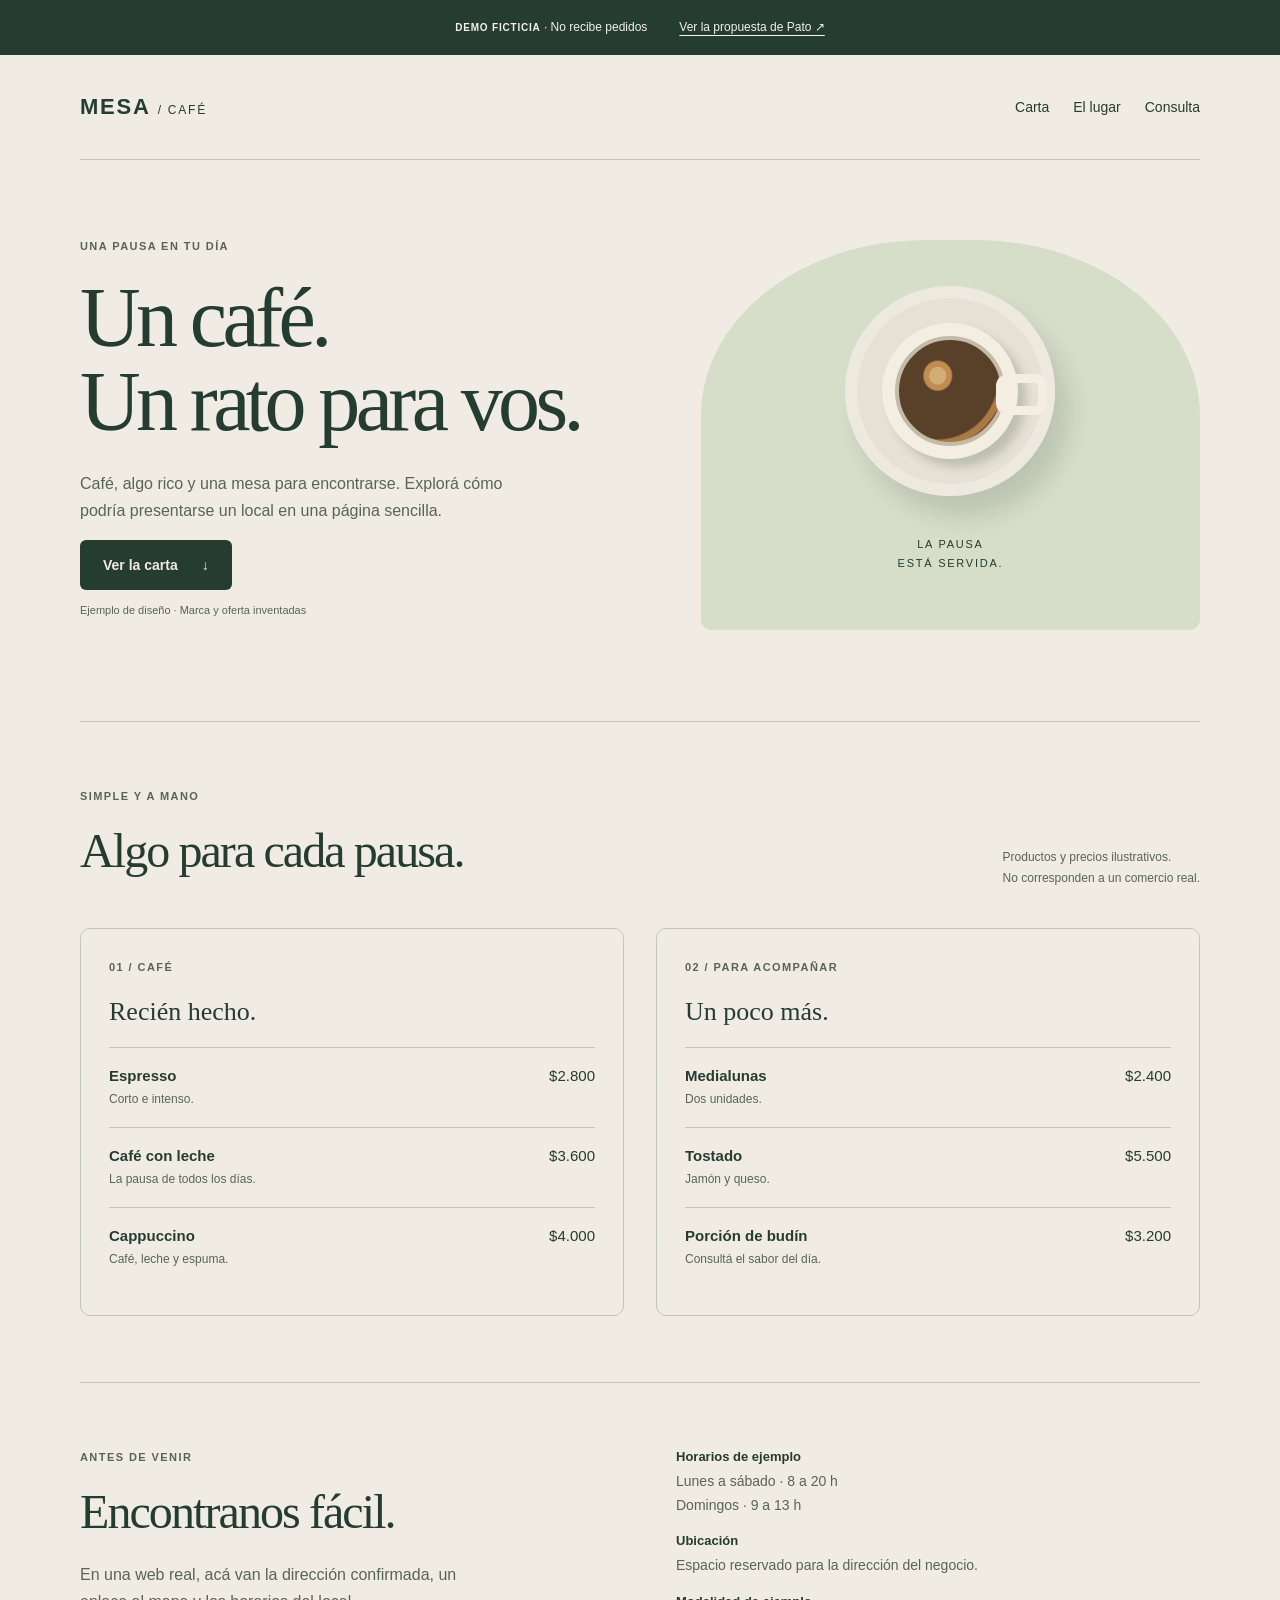
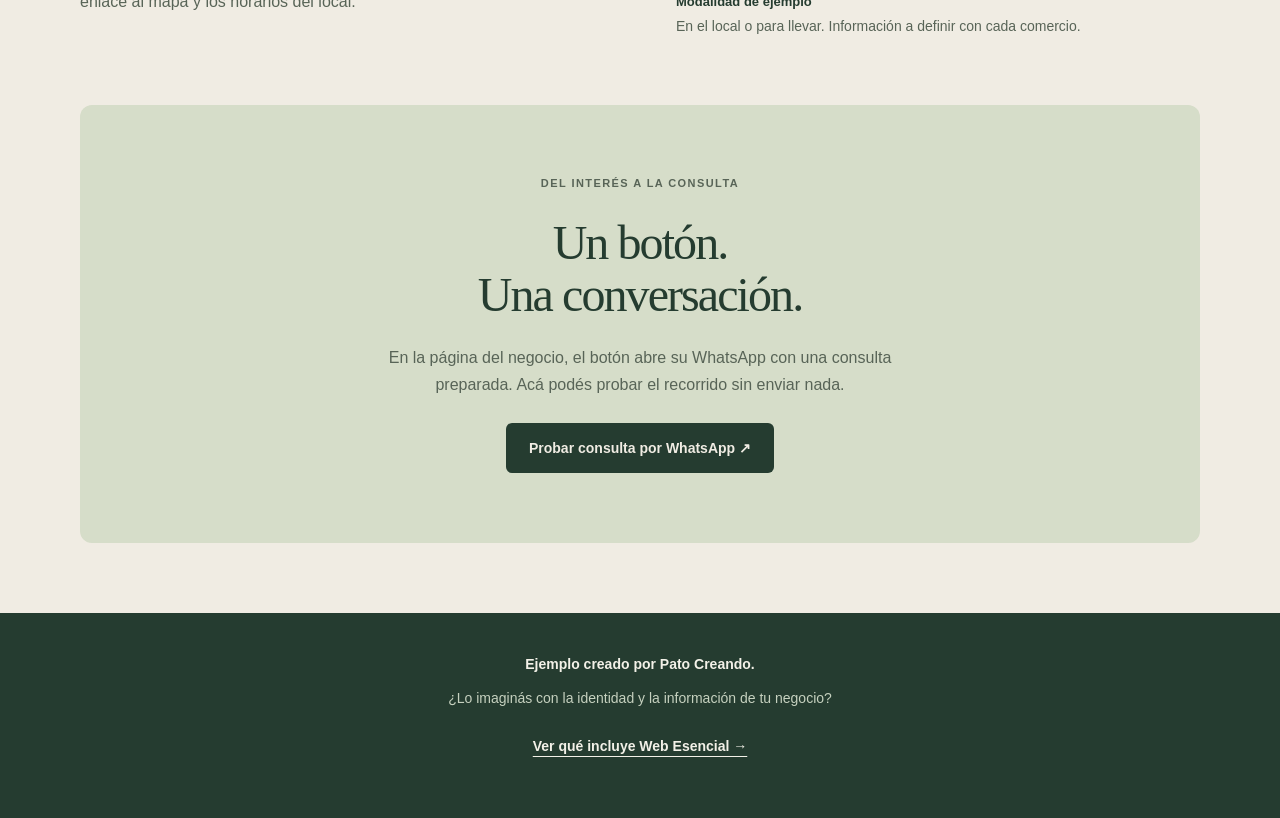
<file: demo-cafe.html>
<!doctype html>
<html lang="es">
<head>
  <meta charset="utf-8">
  <meta name="viewport" content="width=device-width, initial-scale=1">
  <meta http-equiv="Content-Security-Policy" content="default-src 'self'; base-uri 'self'; object-src 'none'; frame-src 'none'; script-src 'self'; style-src 'self' 'unsafe-inline'; img-src 'self' data:; form-action 'self'; upgrade-insecure-requests">
  <meta name="referrer" content="strict-origin-when-cross-origin">
  <meta name="robots" content="noindex,nofollow">
  <meta name="theme-color" content="#253c30">
  <title>Demo de cafetería · Pato Creando</title>
  <meta name="description" content="Ejemplo ficticio de una página de cafetería. Carta, horarios y consulta simulada. No recibe pedidos.">
  <link rel="stylesheet" href="./demo-cafe.css?v=1">
</head>
<body>
  <a class="skip" href="#contenido">Saltar al contenido</a>
  <div class="demo-banner"><span><strong>DEMO FICTICIA</strong> · No recibe pedidos</span><a href="./index.html#planes">Ver la propuesta de Pato ↗</a></div>
  <header class="cafe-header">
    <a class="brand" href="#contenido" aria-label="Mesa Café, inicio del ejemplo">MESA <span>/ CAFÉ</span></a>
    <nav aria-label="Recorrer la demo"><a href="#carta">Carta</a><a href="#visita">El lugar</a><a href="#consulta">Consulta</a></nav>
  </header>
  <main id="contenido">
    <section class="cafe-hero">
      <div><p class="eyebrow">UNA PAUSA EN TU DÍA</p><h1>Un café.<br>Un rato para vos.</h1><p>Café, algo rico y una mesa para encontrarse. Explorá cómo podría presentarse un local en una página sencilla.</p><a class="button" href="#carta">Ver la carta <span aria-hidden="true">↓</span></a><p class="small">Ejemplo de diseño · Marca y oferta inventadas</p></div>
      <div class="cafe-art" aria-hidden="true"><div class="saucer"><div class="cup"><div class="coffee"></div></div></div><p>LA PAUSA<br>ESTÁ SERVIDA.</p></div>
    </section>
    <section class="menu-section" id="carta">
      <div class="section-head"><div><p class="eyebrow">SIMPLE Y A MANO</p><h2>Algo para cada pausa.</h2></div><p>Productos y precios ilustrativos.<br>No corresponden a un comercio real.</p></div>
      <div class="menu-grid">
        <article><span class="menu-number">01 / CAFÉ</span><h3>Recién hecho.</h3><dl><div><dt>Espresso<small>Corto e intenso.</small></dt><dd>$2.800</dd></div><div><dt>Café con leche<small>La pausa de todos los días.</small></dt><dd>$3.600</dd></div><div><dt>Cappuccino<small>Café, leche y espuma.</small></dt><dd>$4.000</dd></div></dl></article>
        <article><span class="menu-number">02 / PARA ACOMPAÑAR</span><h3>Un poco más.</h3><dl><div><dt>Medialunas<small>Dos unidades.</small></dt><dd>$2.400</dd></div><div><dt>Tostado<small>Jamón y queso.</small></dt><dd>$5.500</dd></div><div><dt>Porción de budín<small>Consultá el sabor del día.</small></dt><dd>$3.200</dd></div></dl></article>
      </div>
    </section>
    <section class="visit-section" id="visita"><div><p class="eyebrow">ANTES DE VENIR</p><h2>Encontranos fácil.</h2><p>En una web real, acá van la dirección confirmada, un enlace al mapa y los horarios del local.</p></div><div class="visit-details"><div><h3>Horarios de ejemplo</h3><p>Lunes a sábado · 8 a 20 h<br>Domingos · 9 a 13 h</p></div><div><h3>Ubicación</h3><p>Espacio reservado para la dirección del negocio.</p></div><div><h3>Modalidad de ejemplo</h3><p>En el local o para llevar. Información a definir con cada comercio.</p></div></div></section>
    <section class="consult-section" id="consulta"><p class="eyebrow">DEL INTERÉS A LA CONSULTA</p><h2>Un botón.<br>Una conversación.</h2><p>En la página del negocio, el botón abre su WhatsApp con una consulta preparada. Acá podés probar el recorrido sin enviar nada.</p><button class="button" id="simulate" type="button" hidden>Probar consulta por WhatsApp ↗</button><noscript><p>La consulta de esta demo es simulada. Activá JavaScript para probarla; la carta y los horarios siguen disponibles.</p></noscript></section>
  </main>
  <footer><strong>Ejemplo creado por Pato Creando.</strong><p>¿Lo imaginás con la identidad y la información de tu negocio?</p><a href="./index.html#planes">Ver qué incluye Web Esencial →</a></footer>
  <dialog id="consultDialog" aria-labelledby="dialogTitle"><div class="dialog-body"><p class="eyebrow">CONSULTA SIMULADA</p><h2 id="dialogTitle">Así empieza la conversación.</h2><p class="message">Hola, vi la carta en la web. Quería consultar por un pedido para retirar.</p><p>En tu web real, este mensaje se abriría en el WhatsApp del local. Esta demo no abre WhatsApp, no recopila datos y no envía pedidos.</p><form method="dialog"><button class="button">Volver a la demo</button></form></div></dialog>
  <script src="./demo-cafe.js?v=1"></script>
</body>
</html>
</file>
<file: demo-cafe.css>
:root{color-scheme:light;--paper:#f0ece3;--ink:#253c30;--muted:#586457;--line:#c1c7b6}
*{box-sizing:border-box}html{scroll-behavior:smooth;scroll-padding-top:24px}body{margin:0;background:var(--paper);color:var(--ink);font-family:Arial,sans-serif}a{color:inherit}button{font:inherit}a:focus-visible,button:focus-visible{outline:3px solid #9a481c;outline-offset:5px}a,button{-webkit-tap-highlight-color:transparent}main,header{width:min(1120px,calc(100% - 48px));margin:auto}.skip{position:absolute;left:20px;top:-100px;background:white;padding:15px;z-index:10}.skip:focus{top:10px}.demo-banner{display:flex;justify-content:center;align-items:center;flex-wrap:wrap;gap:8px 32px;padding:12px 24px;background:var(--ink);color:#f3f1e8;font-size:12px;line-height:1.6}.demo-banner a{padding-block:6px;text-underline-offset:4px}.demo-banner strong{font-size:10px;letter-spacing:.08em}.cafe-header{display:flex;justify-content:space-between;align-items:center;padding-block:30px;gap:24px;border-bottom:1px solid var(--line)}.brand{font-size:22px;font-weight:bold;letter-spacing:.08em;text-decoration:none}.brand span{font-size:12px;font-weight:normal}nav{display:flex;gap:24px}nav a{font-size:14px;padding-block:14px;text-decoration:none}.cafe-hero{display:grid;grid-template-columns:1.1fr 1fr;gap:72px;align-items:center;padding-block:78px 90px}.eyebrow,.menu-number{font-size:11px;font-weight:bold;letter-spacing:.13em;line-height:1.6;margin:0 0 20px}h1,h2,h3{font-family:Georgia,serif;font-weight:normal}h1{font-size:clamp(48px,6.8vw,84px);line-height:1;letter-spacing:-.055em;margin:0 0 26px}h2{font-size:clamp(34px,4vw,48px);line-height:1.1;letter-spacing:-.04em;margin:0 0 22px}h3{font-size:26px;margin:20px 0}p{line-height:1.7;color:var(--muted);font-size:16px}.cafe-hero>div>p:not(.eyebrow){max-width:450px}.button{display:inline-flex;align-items:center;justify-content:center;gap:24px;padding:17px 23px;min-height:48px;border:0;border-radius:6px;background:var(--ink);color:#f0ece3;font-weight:bold;font-size:14px;text-decoration:none;cursor:pointer}.button[hidden]{display:none}.small{font-size:11px!important}.cafe-art{min-height:390px;display:flex;align-items:center;justify-content:center;flex-direction:column;gap:28px;border-radius:45% 45% 10px 10px;background:#d6ddc9;overflow:hidden;padding:40px}.cafe-art p{text-align:center;font-size:11px;letter-spacing:.16em;line-height:1.7;color:var(--ink)}.saucer{width:210px;height:210px;border-radius:50%;background:#e6e1d4;display:grid;place-items:center;box-shadow:14px 20px 22px #253c3025,inset 0 0 0 12px #eee9de}.cup{position:relative;width:136px;height:136px;border-radius:50%;background:#f3eee1;display:grid;place-items:center;box-shadow:8px 8px 10px #253c3035}.cup:after{content:'';position:absolute;right:-29px;top:51px;width:33px;height:23px;border:9px solid #f3eee1;border-radius:12px;z-index:0}.coffee{width:110px;height:110px;border-radius:50%;background:radial-gradient(ellipse at 38% 35%,#d3ad76 0 9%,#c18c50 10% 15%,#594029 17% 67%,#ab7944 69% 75%,#694329 76%);border:4px solid #c2bba7}.menu-section,.visit-section{border-top:1px solid var(--line);padding-block:66px}.section-head{display:flex;align-items:end;justify-content:space-between;gap:24px}.section-head>p{font-size:12px}.menu-grid{display:grid;grid-template-columns:1fr 1fr;gap:32px;margin-top:28px}.menu-grid article{padding:28px;border:1px solid var(--line);border-radius:10px}.menu-number{color:var(--muted)}dl{margin:0}dl>div{display:flex;justify-content:space-between;gap:24px;padding:19px 0;border-top:1px solid var(--line)}dt{font-weight:bold;font-size:15px}dt small{display:block;font-weight:normal;font-size:12px;line-height:1.5;margin-top:6px;color:var(--muted)}dd{margin:0;white-space:nowrap;font-size:15px}.visit-section{display:grid;grid-template-columns:1fr 1fr;gap:72px}.visit-section>div>p{max-width:420px}.visit-details{display:grid;gap:16px}.visit-details h3{font:700 13px Arial,sans-serif;margin:0 0 6px}.visit-details p{font-size:14px;margin:0}.consult-section{text-align:center;padding:70px 30px;margin-bottom:70px;background:#d6ddc9;border-radius:12px}.consult-section p{max-width:540px;margin:0 auto 24px}footer{background:var(--ink);padding:42px 24px 50px;text-align:center;color:#f3f1e8}footer strong{font-size:14px}footer p{font-size:14px;color:#c6d1bf}footer a{display:inline-block;min-height:44px;padding:14px 0;text-underline-offset:5px;font-weight:bold;font-size:14px}dialog{border:1px solid var(--line);border-radius:16px;padding:0;background:var(--paper);color:var(--ink);width:min(540px,calc(100% - 32px));max-height:90vh}dialog::backdrop{background:#13261caa}.dialog-body{padding:32px}.dialog-body h2{font-size:32px}.dialog-body p{font-size:14px}.message{padding:20px;border-radius:12px;background:#d6ddc9;color:var(--ink)}
@media(max-width:720px){main,header{width:calc(100% - 40px)}.cafe-header{gap:16px;flex-wrap:wrap;padding-block:20px}nav{gap:24px}.cafe-hero{grid-template-columns:1fr;gap:34px;padding-block:44px 48px}.cafe-art{min-height:280px;padding:28px;max-width:440px;width:100%;border-radius:120px 120px 10px 10px}.saucer{width:170px;height:170px}.cup{transform:scale(.85)}.cafe-art p{margin:0}.section-head{display:block}.menu-grid{grid-template-columns:1fr;gap:18px}.menu-grid article{padding:24px}.visit-section{grid-template-columns:1fr;gap:24px}.menu-section,.visit-section{padding-block:44px}.consult-section{padding:40px 22px;margin-bottom:44px}.demo-banner{justify-content:flex-start;gap:0 24px}.dialog-body{padding:24px}}
@media(prefers-reduced-motion:reduce){html{scroll-behavior:auto}}
</file>
